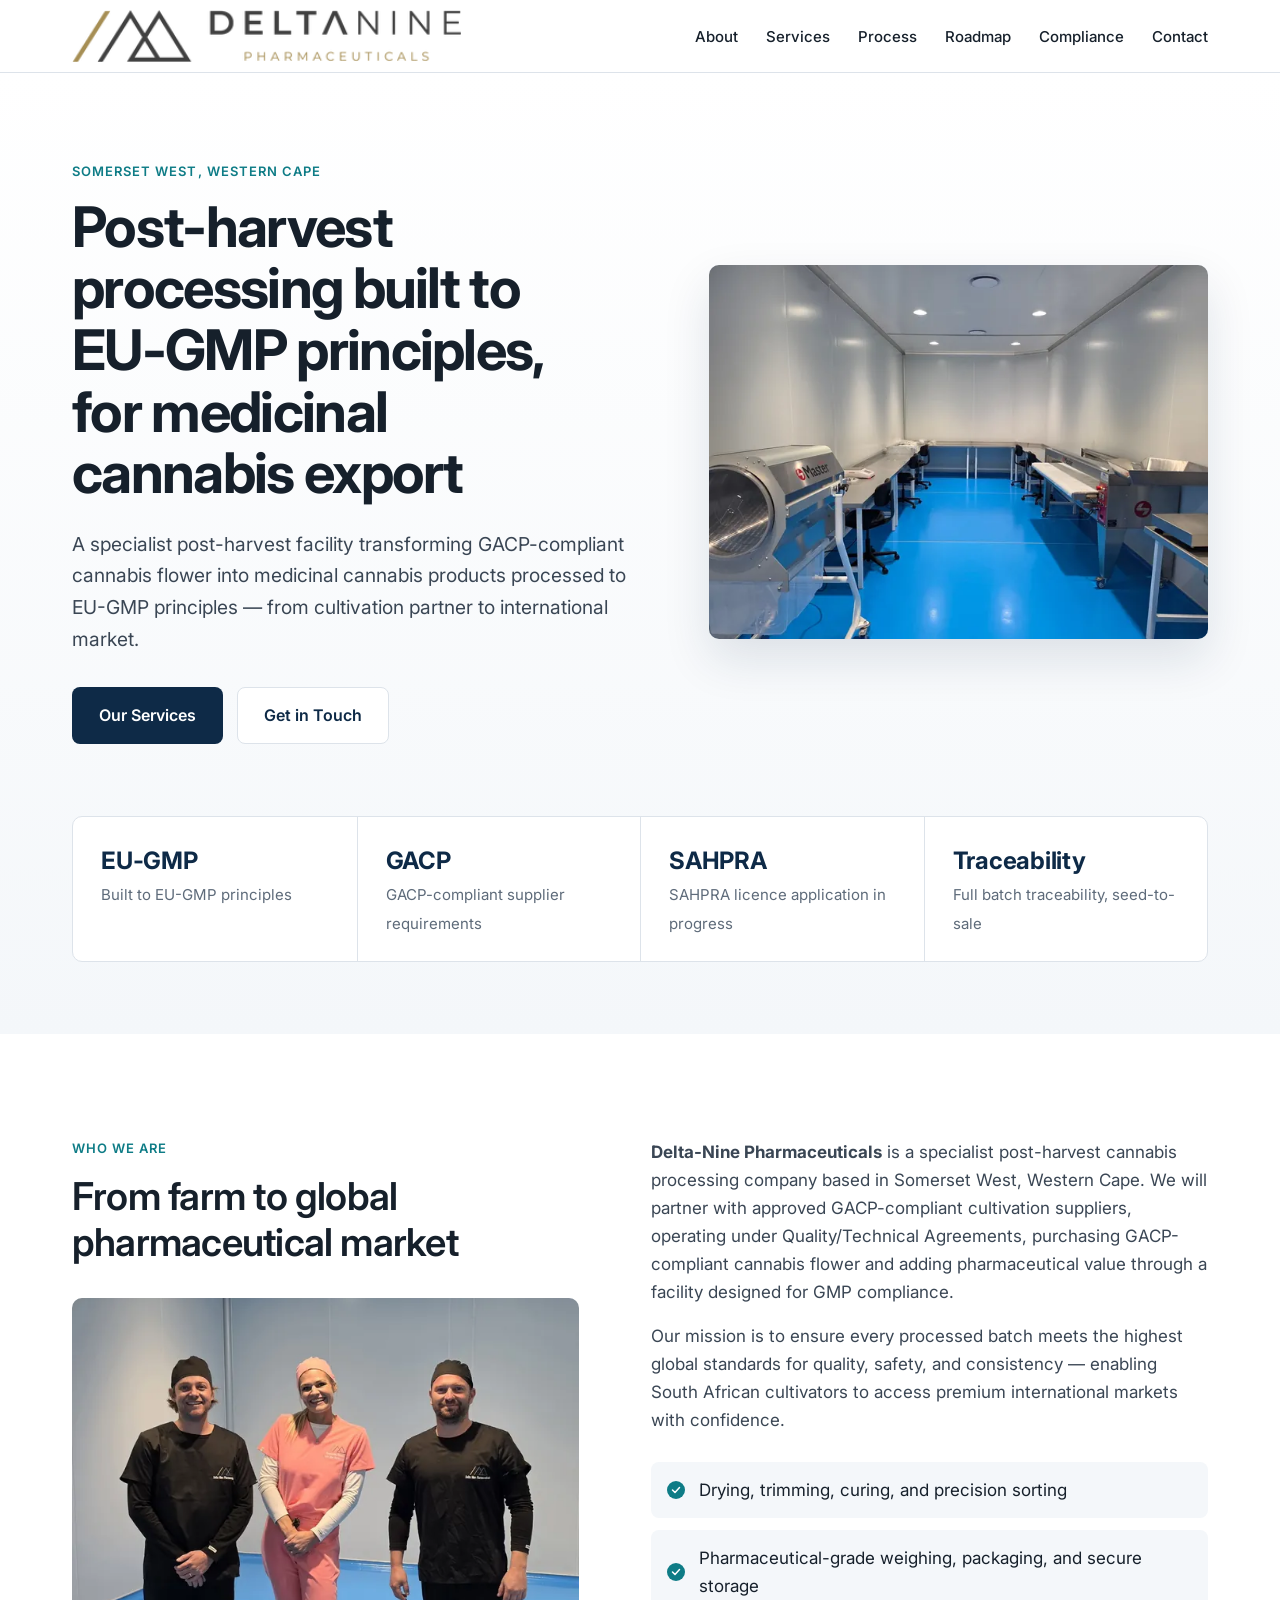
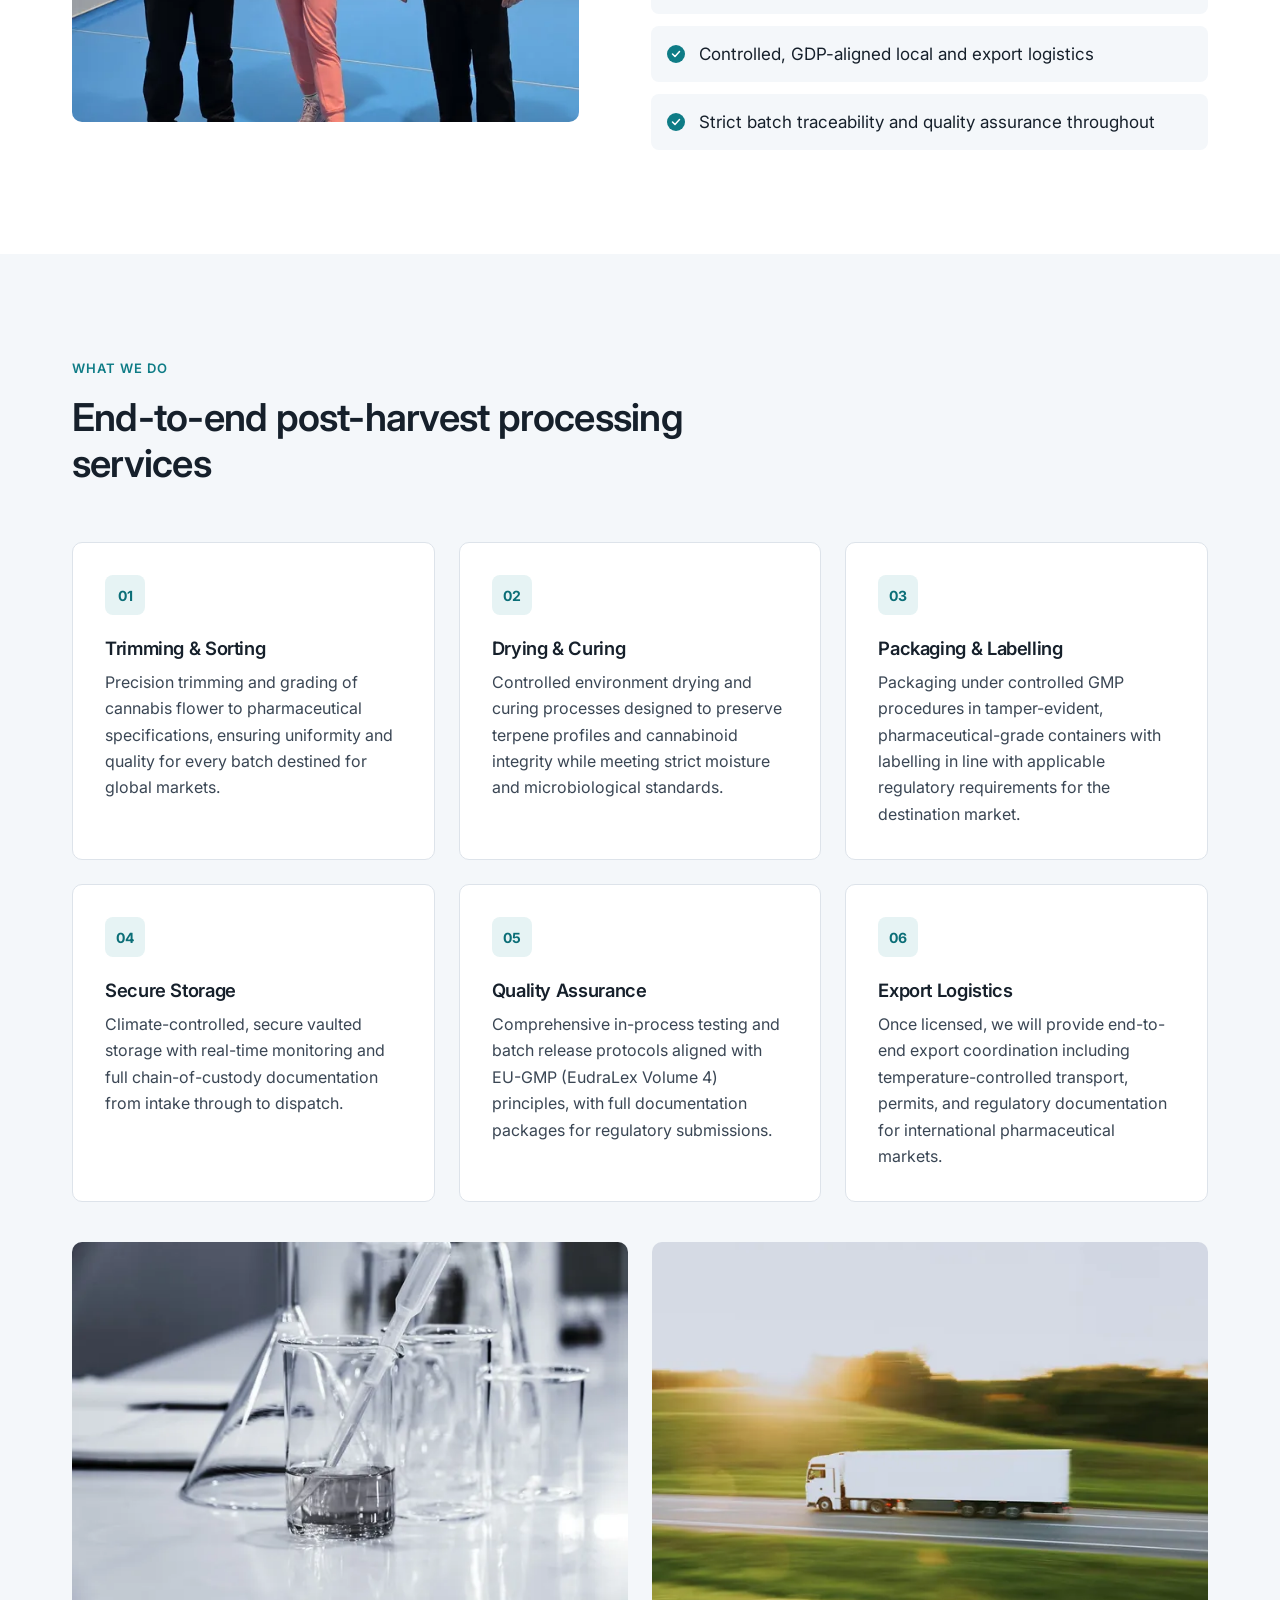
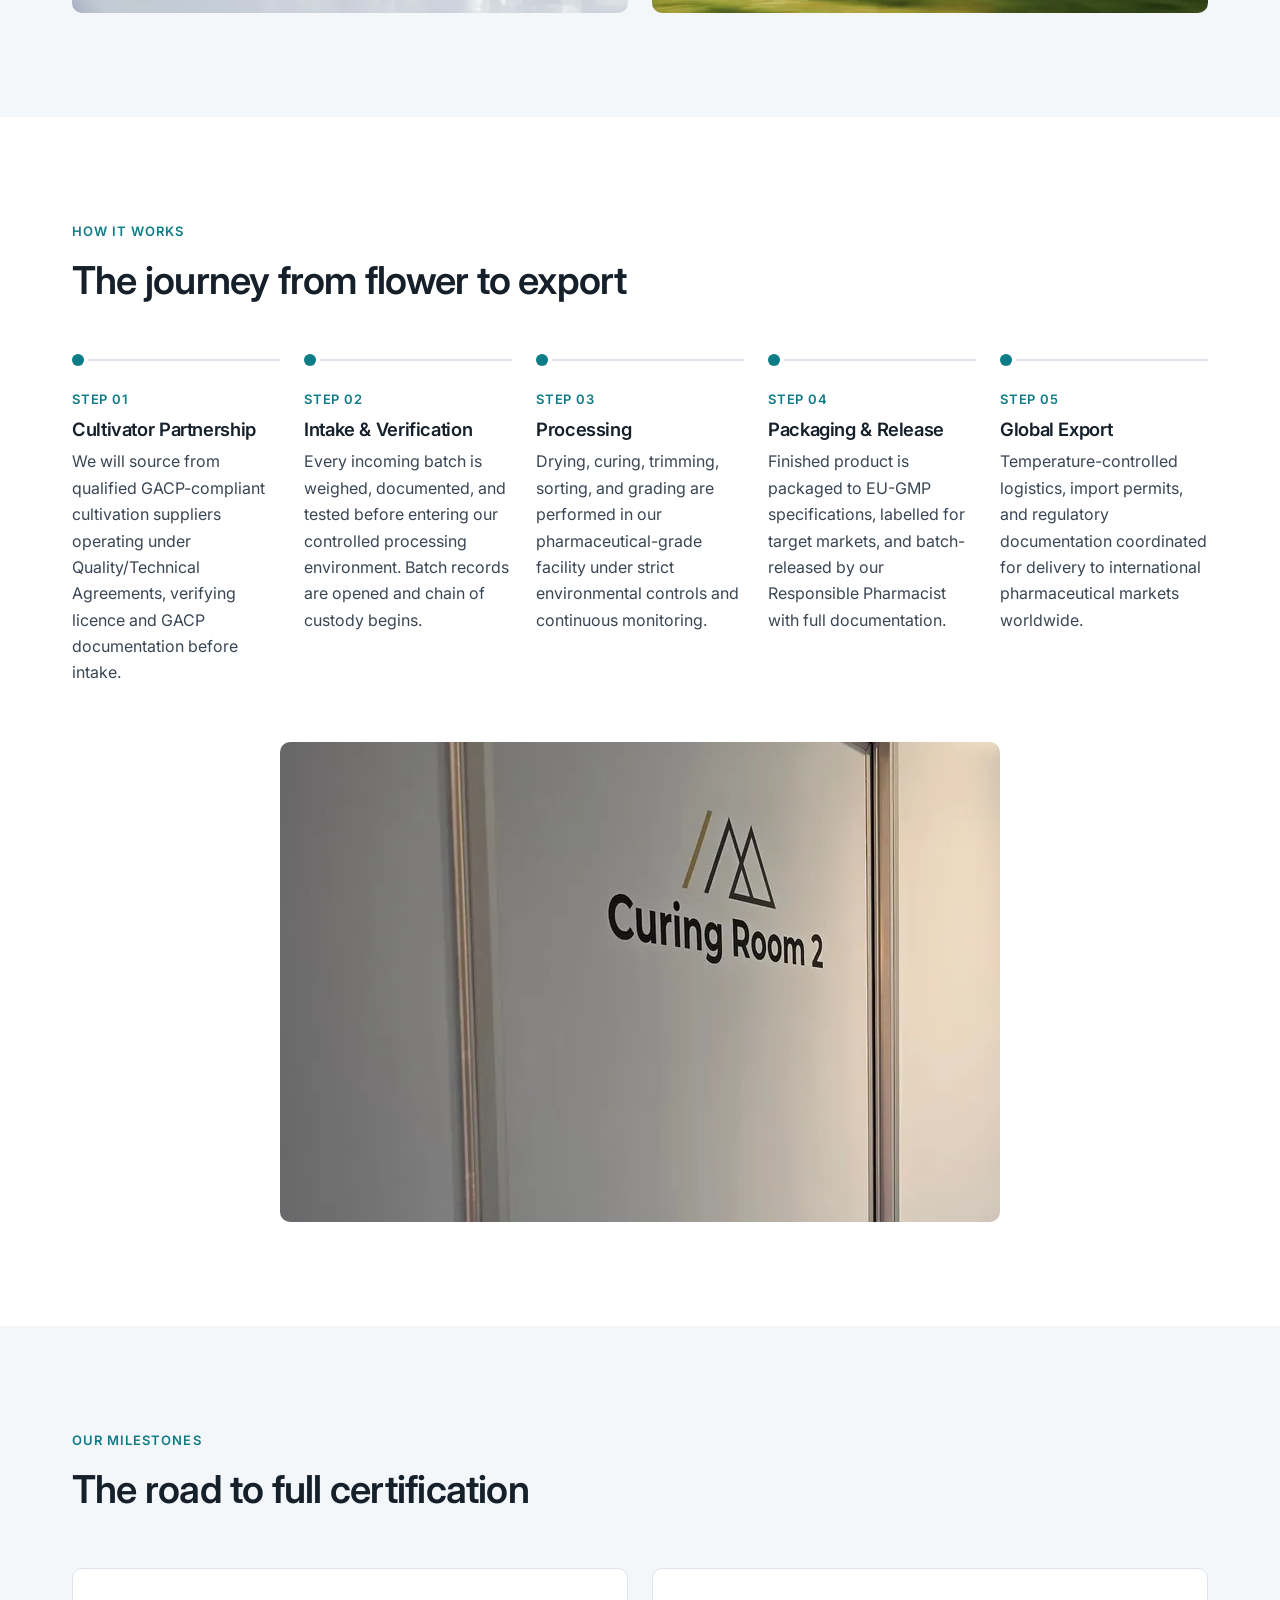
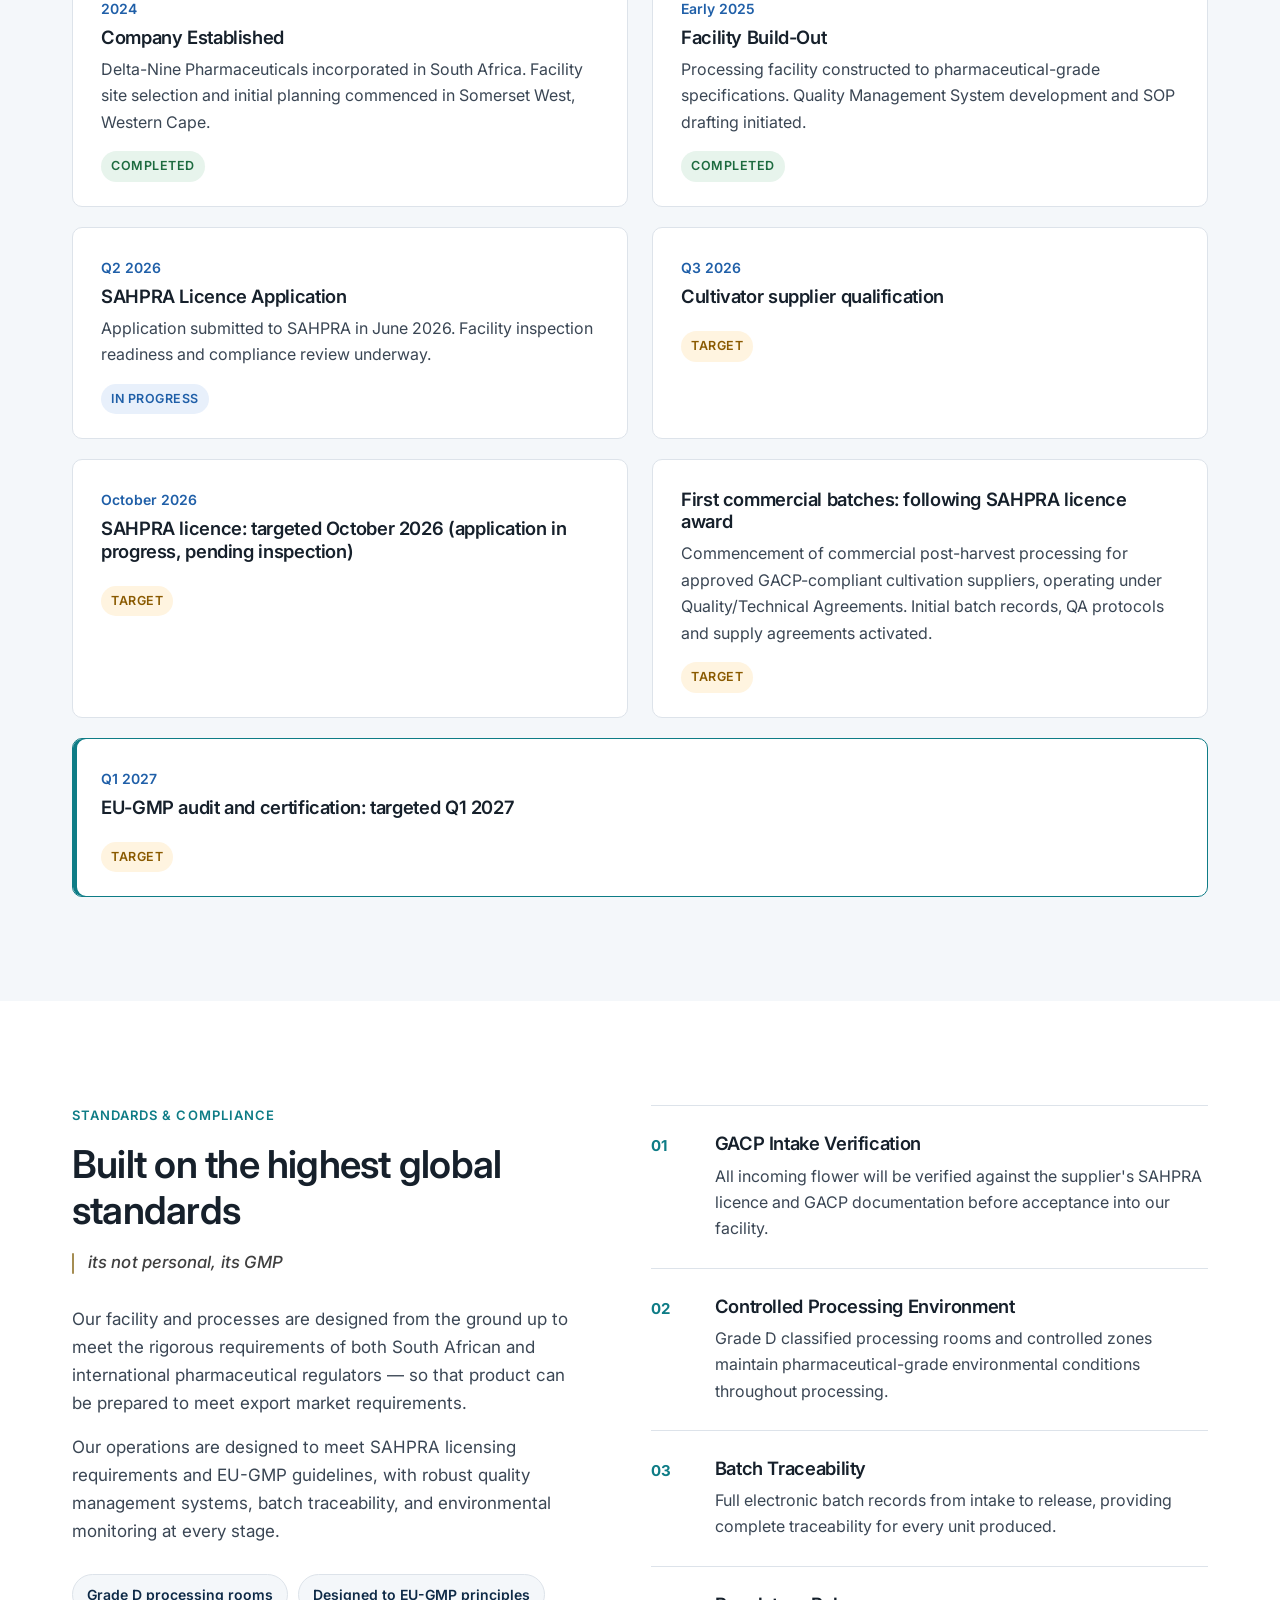
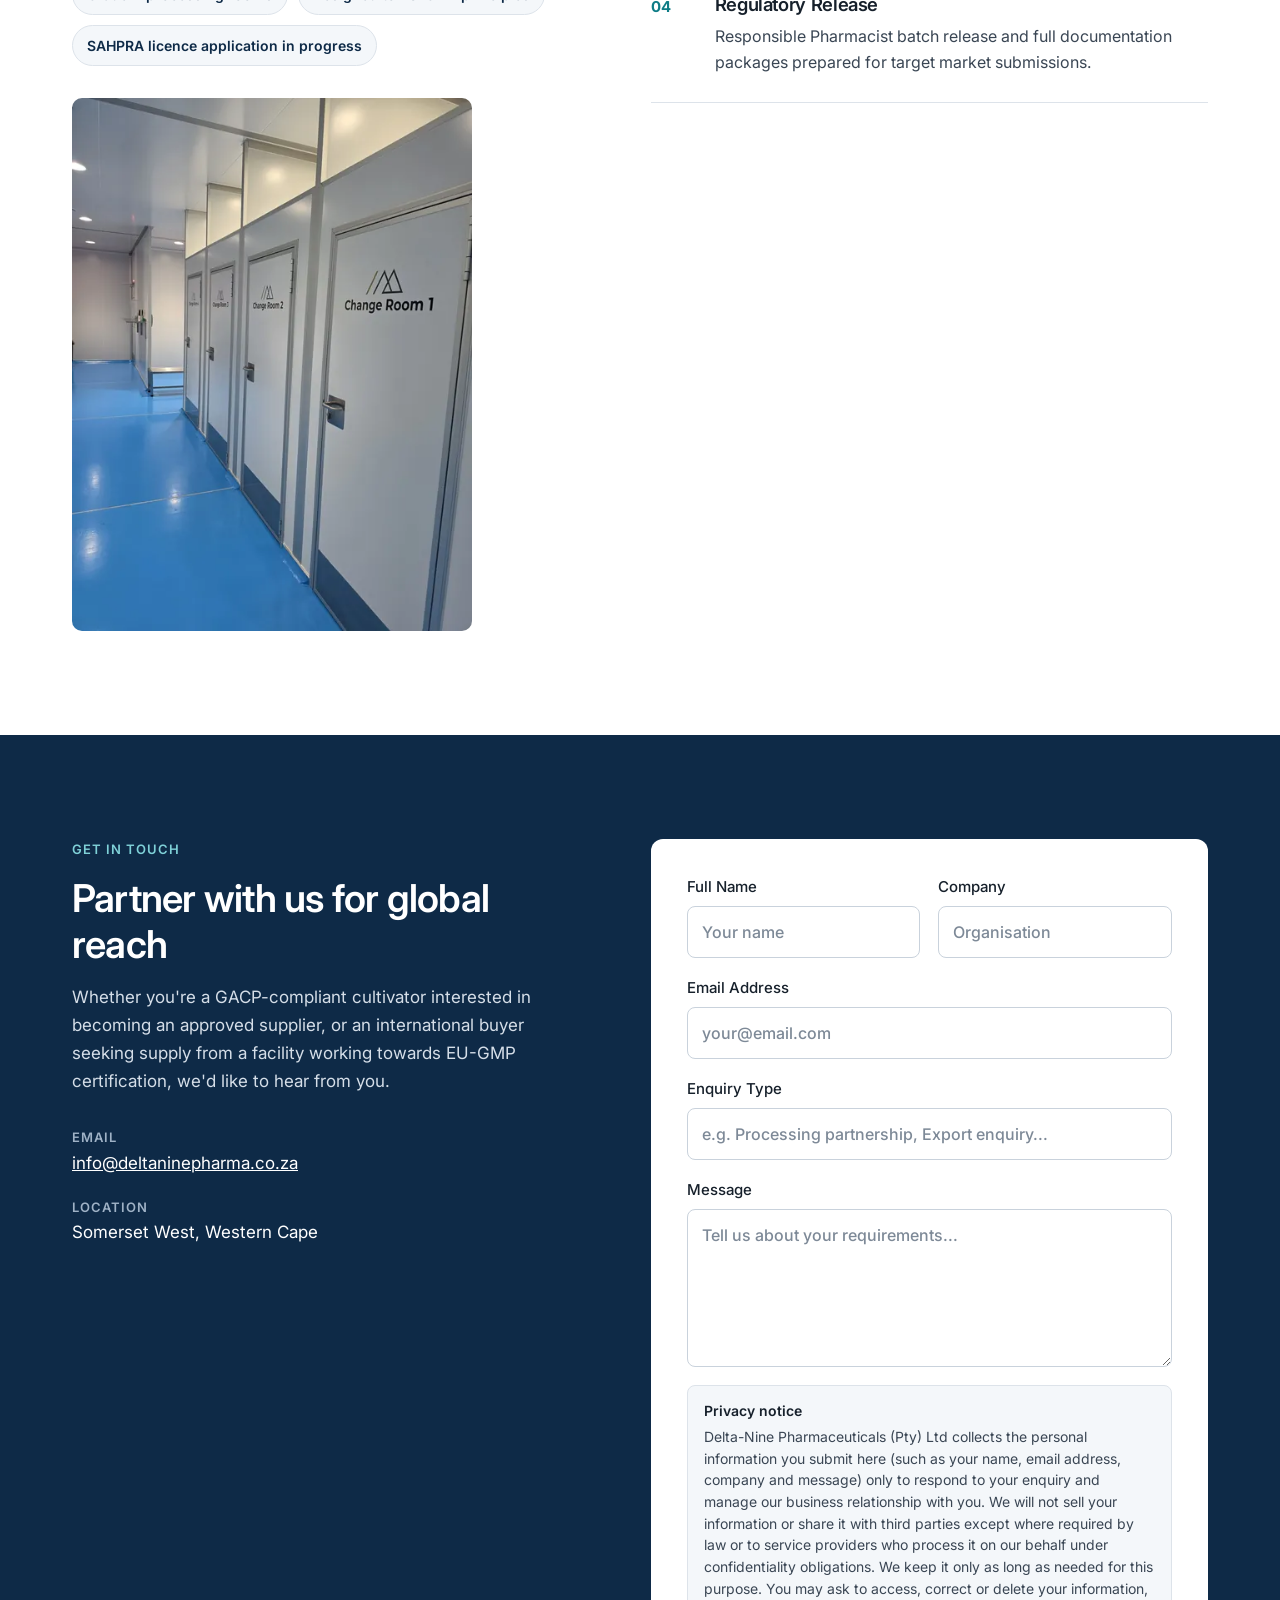
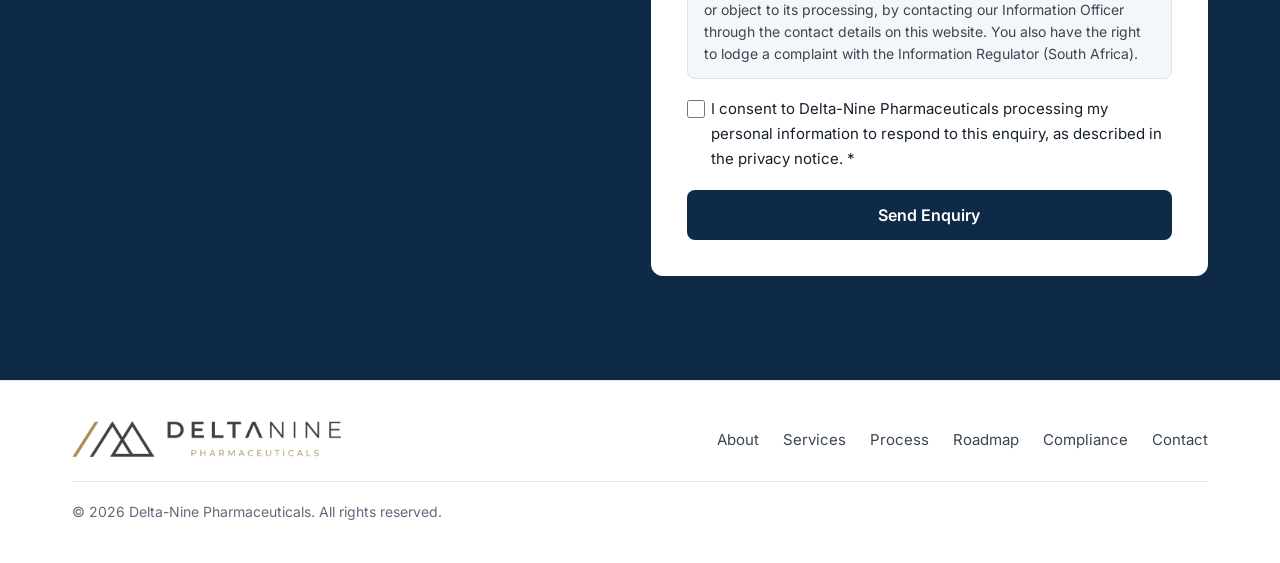
<file: index.html>
<!DOCTYPE html>
<html lang="en">
<head>
<meta charset="UTF-8">
<meta name="viewport" content="width=device-width, initial-scale=1.0">
<title>Medicinal Cannabis Post-Harvest Processing | Delta-Nine Pharmaceuticals</title>
<meta name="description" content="Delta-Nine Pharmaceuticals: medicinal cannabis post-harvest processing in Somerset West, built to EU-GMP principles. SAHPRA licence application in progress.">
<link rel="canonical" href="https://www.deltaninepharma.co.za/">
<meta name="theme-color" content="#0E2A47">
<link rel="icon" href="/favicon.ico" sizes="any">
<link rel="icon" type="image/png" sizes="32x32" href="/assets/favicon-32.png">
<link rel="apple-touch-icon" href="/assets/apple-touch-icon.png">
<meta property="og:type" content="website">
<meta property="og:site_name" content="Delta-Nine Pharmaceuticals">
<meta property="og:locale" content="en_ZA">
<meta property="og:url" content="https://www.deltaninepharma.co.za/">
<meta property="og:title" content="Medicinal Cannabis Post-Harvest Processing | Delta-Nine Pharmaceuticals">
<meta property="og:description" content="Delta-Nine Pharmaceuticals: medicinal cannabis post-harvest processing in Somerset West, built to EU-GMP principles. SAHPRA licence application in progress.">
<meta property="og:image" content="https://www.deltaninepharma.co.za/assets/og-image.png">
<meta property="og:image:width" content="1200">
<meta property="og:image:height" content="630">
<meta property="og:image:alt" content="Delta-Nine Pharmaceuticals logo">
<meta name="twitter:card" content="summary_large_image">
<meta name="twitter:title" content="Medicinal Cannabis Post-Harvest Processing | Delta-Nine Pharmaceuticals">
<meta name="twitter:description" content="Delta-Nine Pharmaceuticals: medicinal cannabis post-harvest processing in Somerset West, built to EU-GMP principles. SAHPRA licence application in progress.">
<meta name="twitter:image" content="https://www.deltaninepharma.co.za/assets/og-image.png">
<link rel="preconnect" href="https://fonts.googleapis.com">
<link rel="preconnect" href="https://fonts.gstatic.com" crossorigin>
<link rel="preload" as="style" href="https://fonts.googleapis.com/css2?family=Inter:wght@400;500;600;700&display=swap">
<link rel="stylesheet" href="https://fonts.googleapis.com/css2?family=Inter:wght@400;500;600;700&display=swap" media="print" onload="this.media='all'">
<noscript><link rel="stylesheet" href="https://fonts.googleapis.com/css2?family=Inter:wght@400;500;600;700&display=swap"></noscript>
<link rel="stylesheet" href="/styles.css?v=20260929b">
</head>
<body id="top">


<header class="site-header">
  <div class="container nav-inner">
    <a class="brand" href="#top">
      <picture>
        <source type="image/webp" srcset="/assets/logo-full.webp 1x, /assets/logo-full@2x.webp 2x, /assets/logo-full@3x.webp 3x">
        <img src="/assets/logo-full.png" srcset="/assets/logo-full.png 1x, /assets/logo-full@2x.png 2x, /assets/logo-full@3x.png 3x" alt="Delta-Nine Pharmaceuticals" width="359" height="48">
      </picture>
    </a>
    <button class="nav-toggle" aria-expanded="false" aria-controls="site-nav" aria-label="Open menu">
      <span></span><span></span><span></span>
    </button>
    <nav id="site-nav" class="site-nav" aria-label="Main">
      <ul>
        <li><a href="#about">About</a></li>
        <li><a href="#services">Services</a></li>
        <li><a href="#process">Process</a></li>
        <li><a href="#roadmap">Roadmap</a></li>
        <li><a href="#compliance">Compliance</a></li>
        <li><a href="#contact">Contact</a></li>
      </ul>
    </nav>
  </div>
</header>

<main>
<!-- HERO -->
<section class="hero">
  <div class="container hero-grid">
    <div class="hero-copy">
      <p class="eyebrow">Somerset West, Western Cape</p>
      <h1>Post-harvest processing built to EU-GMP principles, for medicinal cannabis export</h1>
      <p class="lead">A specialist post-harvest facility transforming GACP-compliant cannabis flower into medicinal cannabis products processed to EU-GMP principles — from cultivation partner to international market.</p>
      <div class="btn-row">
        <a href="#services" class="btn btn-primary">Our Services</a>
        <a href="#contact" class="btn btn-secondary">Get in Touch</a>
      </div>
    </div>
    <figure class="photo photo-hero">
        <picture>
          <source srcset="/assets/photos/processing-room-overview-640.webp 640w, /assets/photos/processing-room-overview-960.webp 960w, /assets/photos/processing-room-overview-1400.webp 1400w, /assets/photos/processing-room-overview.webp 2000w" sizes="(max-width: 960px) calc(100vw - 40px), 540px" type="image/webp">
          <img src="/assets/photos/processing-room-overview.jpg" width="2000" height="1500" alt="Processing room with stainless-steel workbenches, chairs and processing equipment" fetchpriority="high">
        </picture>
      </figure>
  </div>
  <div class="container">
    <ul class="stats">
      <li><strong>EU-GMP</strong><span>Built to EU-GMP principles</span></li>
      <li><strong>GACP</strong><span>GACP-compliant supplier requirements</span></li>
      <li><strong>SAHPRA</strong><span>SAHPRA licence application in progress</span></li>
      <li><strong>Traceability</strong><span>Full batch traceability, seed-to-sale</span></li>
    </ul>
  </div>
</section>

<!-- ABOUT -->
<section class="section" id="about">
  <div class="container two-col">
    <div>
      <p class="eyebrow">Who We Are</p>
      <h2>From farm to global pharmaceutical market</h2>
      <figure class="photo photo-about">
        <picture>
          <source srcset="/assets/photos/team-at-facility-640.webp 640w, /assets/photos/team-at-facility-960.webp 960w, /assets/photos/team-at-facility-1400.webp 1400w, /assets/photos/team-at-facility.webp 2000w" sizes="(max-width: 960px) calc(100vw - 40px), 520px" type="image/webp">
          <img src="/assets/photos/team-at-facility.jpg" width="2000" height="1676" alt="The Delta-Nine team at the facility" loading="lazy" decoding="async">
        </picture>
      </figure>
    </div>
    <div>
      <p><strong>Delta-Nine Pharmaceuticals</strong> is a specialist post-harvest cannabis processing company based in Somerset West, Western Cape. We will partner with approved GACP-compliant cultivation suppliers, operating under Quality/Technical Agreements, purchasing GACP-compliant cannabis flower and adding pharmaceutical value through a facility designed for GMP compliance.</p>
      <p>Our mission is to ensure every processed batch meets the highest global standards for quality, safety, and consistency — enabling South African cultivators to access premium international markets with confidence.</p>
      <ul class="checklist">
        <li>Drying, trimming, curing, and precision sorting</li>
        <li>Pharmaceutical-grade weighing, packaging, and secure storage</li>
        <li>Controlled, GDP-aligned local and export logistics</li>
        <li>Strict batch traceability and quality assurance throughout</li>
      </ul>
    </div>
  </div>
</section>

<!-- SERVICES -->
<section class="section section-tint" id="services">
  <div class="container">
    <div class="section-head">
      <p class="eyebrow">What We Do</p>
      <h2>End-to-end post-harvest processing services</h2>
    </div>
    <div class="cards">
      <article class="card"><span class="card-num">01</span><h3>Trimming &amp; Sorting</h3><p>Precision trimming and grading of cannabis flower to pharmaceutical specifications, ensuring uniformity and quality for every batch destined for global markets.</p></article>
      <article class="card"><span class="card-num">02</span><h3>Drying &amp; Curing</h3><p>Controlled environment drying and curing processes designed to preserve terpene profiles and cannabinoid integrity while meeting strict moisture and microbiological standards.</p></article>
      <article class="card"><span class="card-num">03</span><h3>Packaging &amp; Labelling</h3><p>Packaging under controlled GMP procedures in tamper-evident, pharmaceutical-grade containers with labelling in line with applicable regulatory requirements for the destination market.</p></article>
      <article class="card"><span class="card-num">04</span><h3>Secure Storage</h3><p>Climate-controlled, secure vaulted storage with real-time monitoring and full chain-of-custody documentation from intake through to dispatch.</p></article>
      <article class="card"><span class="card-num">05</span><h3>Quality Assurance</h3><p>Comprehensive in-process testing and batch release protocols aligned with EU-GMP (EudraLex Volume 4) principles, with full documentation packages for regulatory submissions.</p></article>
      <article class="card"><span class="card-num">06</span><h3>Export Logistics</h3><p>Once licensed, we will provide end-to-end export coordination including temperature-controlled transport, permits, and regulatory documentation for international pharmaceutical markets.</p></article>
    </div>
    <div class="photo-pair">
      <figure class="photo-stock">
        <div class="photo"><picture>
          <source srcset="/assets/photos/stock-lab-glassware-640.webp 640w, /assets/photos/stock-lab-glassware-960.webp 960w, /assets/photos/stock-lab-glassware.webp 2000w" sizes="(max-width: 640px) calc(100vw - 40px), (max-width: 960px) calc(50vw - 44px), 556px" type="image/webp">
          <img src="/assets/photos/stock-lab-glassware.jpg" width="2000" height="1333" alt="Laboratory glassware and a pipette on a white bench" loading="lazy" decoding="async">
        </picture></div>
      </figure>
      <figure class="photo-stock">
        <div class="photo"><picture>
          <source srcset="/assets/photos/stock-freight-truck-640.webp 640w, /assets/photos/stock-freight-truck-960.webp 960w, /assets/photos/stock-freight-truck.webp 2000w" sizes="(max-width: 640px) calc(100vw - 40px), (max-width: 960px) calc(50vw - 44px), 556px" type="image/webp">
          <img src="/assets/photos/stock-freight-truck.jpg" width="2000" height="1381" alt="White freight truck on a highway" loading="lazy" decoding="async">
        </picture></div>
      </figure>
    </div>
  </div>
</section>

<!-- PROCESS -->
<section class="section" id="process">
  <div class="container">
    <div class="section-head">
      <p class="eyebrow">How It Works</p>
      <h2>The journey from flower to export</h2>
    </div>
    <ol class="steps">
      <li><span class="step-label">Step 01</span><h3>Cultivator Partnership</h3><p>We will source from qualified GACP-compliant cultivation suppliers operating under Quality/Technical Agreements, verifying licence and GACP documentation before intake.</p></li>
      <li><span class="step-label">Step 02</span><h3>Intake &amp; Verification</h3><p>Every incoming batch is weighed, documented, and tested before entering our controlled processing environment. Batch records are opened and chain of custody begins.</p></li>
      <li><span class="step-label">Step 03</span><h3>Processing</h3><p>Drying, curing, trimming, sorting, and grading are performed in our pharmaceutical-grade facility under strict environmental controls and continuous monitoring.</p></li>
      <li><span class="step-label">Step 04</span><h3>Packaging &amp; Release</h3><p>Finished product is packaged to EU-GMP specifications, labelled for target markets, and batch-released by our Responsible Pharmacist with full documentation.</p></li>
      <li><span class="step-label">Step 05</span><h3>Global Export</h3><p>Temperature-controlled logistics, import permits, and regulatory documentation coordinated for delivery to international pharmaceutical markets worldwide.</p></li>
    </ol>
    <figure class="photo photo-wide">
        <picture>
          <source srcset="/assets/photos/processing-rooms-corridor-wide-720.webp 720w, /assets/photos/processing-rooms-corridor-wide.webp 1176w" sizes="(max-width: 760px) calc(100vw - 40px), 720px" type="image/webp">
          <img src="/assets/photos/processing-rooms-corridor-wide.jpg" width="1176" height="784" alt="Door to Curing Room 2" loading="lazy" decoding="async">
        </picture>
      </figure>
  </div>
</section>

<!-- ROADMAP -->
<section class="section section-tint" id="roadmap">
  <div class="container">
    <div class="section-head">
      <p class="eyebrow">Our Milestones</p>
      <h2>The road to full certification</h2>
    </div>
    <ol class="timeline">
      <li class="done"><span class="t-date">2024</span><h3>Company Established</h3><p>Delta-Nine Pharmaceuticals incorporated in South Africa. Facility site selection and initial planning commenced in Somerset West, Western Cape.</p><span class="badge badge-done">Completed</span></li>
      <li class="done"><span class="t-date">Early 2025</span><h3>Facility Build-Out</h3><p>Processing facility constructed to pharmaceutical-grade specifications. Quality Management System development and SOP drafting initiated.</p><span class="badge badge-done">Completed</span></li>
      <li class="current"><span class="t-date">Q2 2026</span><h3>SAHPRA Licence Application</h3><p>Application submitted to SAHPRA in June 2026. Facility inspection readiness and compliance review underway.</p><span class="badge badge-progress">In Progress</span></li>
      <li><span class="t-date">Q3 2026</span><h3>Cultivator supplier qualification</h3><span class="badge badge-target">Target</span></li>
      <li><span class="t-date">October 2026</span><h3>SAHPRA licence: targeted October 2026 (application in progress, pending inspection)</h3><span class="badge badge-target">Target</span></li>
      <li><h3>First commercial batches: following SAHPRA licence award</h3><p>Commencement of commercial post-harvest processing for approved GACP-compliant cultivation suppliers, operating under Quality/Technical Agreements. Initial batch records, QA protocols and supply agreements activated.</p><span class="badge badge-target">Target</span></li>
      <li class="key"><span class="t-date">Q1 2027</span><h3>EU-GMP audit and certification: targeted Q1 2027</h3><span class="badge badge-target">Target</span></li>
    </ol>
  </div>
</section>

<!-- COMPLIANCE -->
<section class="section" id="compliance">
  <div class="container two-col">
    <div>
      <p class="eyebrow">Standards &amp; Compliance</p>
      <h2>Built on the highest global standards</h2>
      <p class="slogan">its not personal, its GMP</p>
      <p>Our facility and processes are designed from the ground up to meet the rigorous requirements of both South African and international pharmaceutical regulators — so that product can be prepared to meet export market requirements.</p>
      <p>Our operations are designed to meet SAHPRA licensing requirements and EU-GMP guidelines, with robust quality management systems, batch traceability, and environmental monitoring at every stage.</p>
      <ul class="chips"><li>Grade D processing rooms</li><li>Designed to EU-GMP principles</li><li>SAHPRA licence application in progress</li></ul>
      <figure class="photo photo-compliance">
        <picture>
          <source srcset="/assets/photos/change-room-corridor-480.webp 480w, /assets/photos/change-room-corridor-800.webp 800w, /assets/photos/change-room-corridor.webp 1500w" sizes="(max-width: 640px) calc(100vw - 40px), 400px" type="image/webp">
          <img src="/assets/photos/change-room-corridor.jpg" width="1500" height="2000" alt="Corridor lined with change room doors" loading="lazy" decoding="async">
        </picture>
      </figure>
    </div>
    <div class="pillars">
      <div class="pillar"><span class="pillar-num">01</span><div><h3>GACP Intake Verification</h3><p>All incoming flower will be verified against the supplier's SAHPRA licence and GACP documentation before acceptance into our facility.</p></div></div>
      <div class="pillar"><span class="pillar-num">02</span><div><h3>Controlled Processing Environment</h3><p>Grade D classified processing rooms and controlled zones maintain pharmaceutical-grade environmental conditions throughout processing.</p></div></div>
      <div class="pillar"><span class="pillar-num">03</span><div><h3>Batch Traceability</h3><p>Full electronic batch records from intake to release, providing complete traceability for every unit produced.</p></div></div>
      <div class="pillar"><span class="pillar-num">04</span><div><h3>Regulatory Release</h3><p>Responsible Pharmacist batch release and full documentation packages prepared for target market submissions.</p></div></div>
    </div>
  </div>
</section>

<!-- CONTACT -->
<section class="section section-navy" id="contact">
  <div class="container two-col">
    <div>
      <p class="eyebrow eyebrow-light">Get in Touch</p>
      <h2>Partner with us for global reach</h2>
      <p>Whether you're a GACP-compliant cultivator interested in becoming an approved supplier, or an international buyer seeking supply from a facility working towards EU-GMP certification, we'd like to hear from you.</p>
      <dl class="contact-list">
        <div><dt>Email</dt><dd><a href="mailto:info@deltaninepharma.co.za">info@deltaninepharma.co.za</a></dd></div>
        <div><dt>Location</dt><dd>Somerset West, Western Cape</dd></div>
      </dl>
    </div>
    <form class="contact-form" action="https://formspree.io/f/xqaqyeok" method="POST" aria-label="Contact form">
      <input type="text" name="_gotcha" tabindex="-1" autocomplete="off" aria-hidden="true" style="position:absolute;left:-9999px">
      <div class="form-row">
        <label>Full Name<input type="text" name="name" autocomplete="name" placeholder="Your name" required></label>
        <label>Company<input type="text" name="company" autocomplete="organization" placeholder="Organisation"></label>
      </div>
      <label>Email Address<input type="email" name="email" autocomplete="email" placeholder="your@email.com" required></label>
      <label>Enquiry Type<input type="text" name="subject" placeholder="e.g. Processing partnership, Export enquiry..."></label>
      <label>Message<textarea name="message" rows="5" placeholder="Tell us about your requirements..." required></textarea></label>
      <div class="privacy-notice" id="privacy-notice"><p class="pn-title">Privacy notice</p><p>Delta-Nine Pharmaceuticals (Pty) Ltd collects the personal information you submit here (such as your name, email address, company and message) only to respond to your enquiry and manage our business relationship with you. We will not sell your information or share it with third parties except where required by law or to service providers who process it on our behalf under confidentiality obligations. We keep it only as long as needed for this purpose. You may ask to access, correct or delete your information, or object to its processing, by contacting our Information Officer through the contact details on this website. You also have the right to lodge a complaint with the Information Regulator (South Africa).</p></div><label class="consent"><input type="checkbox" name="popia_consent" value="yes" required> <span>I consent to Delta-Nine Pharmaceuticals processing my personal information to respond to this enquiry, as described in the privacy notice. <span class="req">*</span></span></label>
      <button type="submit" class="btn btn-primary btn-block">Send Enquiry</button>
    </form>
  </div>
</section>
</main>

<footer class="site-footer">
  <div class="container footer-inner">
    <div class="footer-id">
      <a class="footer-brand" href="#top">
        <picture>
          <source type="image/webp" srcset="/assets/logo-full.webp 1x, /assets/logo-full@2x.webp 2x, /assets/logo-full@3x.webp 3x">
          <img src="/assets/logo-full.png" srcset="/assets/logo-full.png 1x, /assets/logo-full@2x.png 2x, /assets/logo-full@3x.png 3x" alt="Delta-Nine Pharmaceuticals" width="359" height="48" loading="lazy" decoding="async">
        </picture>
      </a>
    </div>
    <ul class="footer-links">
      <li><a href="#about">About</a></li>
      <li><a href="#services">Services</a></li>
      <li><a href="#process">Process</a></li>
      <li><a href="#roadmap">Roadmap</a></li>
      <li><a href="#compliance">Compliance</a></li>
      <li><a href="#contact">Contact</a></li>
    </ul>
    <div class="footer-legal"><p class="footer-copy">&copy; 2026 Delta-Nine Pharmaceuticals. All rights reserved.</p></div>
  </div>
</footer>

<script>
const t=document.querySelector('.nav-toggle'),n=document.getElementById('site-nav');
t.addEventListener('click',()=>{const o=n.classList.toggle('open');t.setAttribute('aria-expanded',o);t.setAttribute('aria-label',o?'Close menu':'Open menu');});
n.querySelectorAll('a').forEach(a=>a.addEventListener('click',()=>{n.classList.remove('open');t.setAttribute('aria-expanded','false');}));
</script>
</body>
</html>
</file>
<file: styles.css>
:root{
  --navy:#0E2A47; --blue:#1F5FA8; --teal:#0E7C86; --teal-soft:#E6F3F4;
  --ink:#16202B; --text:#3A4654; --muted:#5E6B7A; --line:#DDE3EA;
  --bg:#FFFFFF; --tint:#F4F7FA; --tint-2:#EAF0F6;
  --radius:10px; --maxw:1200px;
}
*,*::before,*::after{box-sizing:border-box;margin:0;padding:0}
html{scroll-behavior:smooth;scroll-padding-top:80px}
body{font-family:'Inter',system-ui,-apple-system,'Segoe UI',sans-serif;font-size:17px;line-height:1.65;color:var(--text);background:var(--bg);overflow-x:hidden;-webkit-font-smoothing:antialiased}
img{max-width:100%;display:block}
a{color:var(--blue)}
.container{max-width:var(--maxw);margin:0 auto;padding:0 32px}
h1,h2,h3{color:var(--ink);font-weight:600;letter-spacing:-0.02em;line-height:1.2}
h1{font-size:clamp(2.1rem,4.4vw,3.5rem);font-weight:700;letter-spacing:-0.03em;line-height:1.1}
h2{font-size:clamp(1.75rem,3vw,2.4rem);margin-bottom:1rem}
h3{font-size:1.15rem;margin-bottom:.5rem}
p+p{margin-top:1rem}
.eyebrow{font-size:.8125rem;font-weight:600;letter-spacing:.08em;text-transform:uppercase;color:var(--teal);margin-bottom:.9rem}
.eyebrow-light{color:#7FD1D8}

/* NAV */
.site-header{position:sticky;top:0;z-index:50;background:rgba(255,255,255,.96);backdrop-filter:blur(8px);border-bottom:1px solid var(--line)}
.nav-inner{display:flex;align-items:center;justify-content:space-between;height:72px}
.brand,.footer-brand{display:flex;align-items:center;flex:none;text-decoration:none;line-height:0}
.brand picture,.footer-brand picture{display:block}
.brand img{height:52px;width:auto;max-width:none}
.footer-brand img{height:36px;width:auto;max-width:none}
.site-nav ul{display:flex;align-items:center;gap:28px;list-style:none}
.site-nav a{font-size:15px;font-weight:500;color:var(--ink);text-decoration:none}
.site-nav a:hover{color:var(--blue)}
.site-nav a.nav-cta{padding:9px 16px;border:1.5px solid var(--navy);border-radius:8px;color:var(--navy)}
.site-nav a.nav-cta:hover{background:var(--navy);color:#fff}
.nav-toggle{display:none;width:44px;height:44px;border:1px solid var(--line);border-radius:8px;background:#fff;cursor:pointer;flex-direction:column;justify-content:center;align-items:center;gap:5px}
.nav-toggle span{display:block;width:20px;height:2px;background:var(--navy);border-radius:2px;transition:.2s}
.nav-toggle[aria-expanded="true"] span:nth-child(1){transform:translateY(7px) rotate(45deg)}
.nav-toggle[aria-expanded="true"] span:nth-child(2){opacity:0}
.nav-toggle[aria-expanded="true"] span:nth-child(3){transform:translateY(-7px) rotate(-45deg)}

/* BUTTONS */
.btn{display:inline-flex;align-items:center;justify-content:center;padding:14px 26px;border-radius:8px;font-weight:600;font-size:16px;text-decoration:none;border:1.5px solid transparent;cursor:pointer;font-family:inherit;transition:.15s}
.btn-primary{background:var(--navy);color:#fff}
.btn-primary:hover{background:var(--blue)}
.btn-secondary{border-color:var(--line);color:var(--navy);background:#fff}
.btn-secondary:hover{border-color:var(--navy)}
.btn-block{width:100%}
.btn-row{display:flex;gap:14px;flex-wrap:wrap;margin-top:2rem}

/* HERO */
.hero{padding:88px 0 72px;background:linear-gradient(180deg,#fff 0%,var(--tint) 100%)}
.hero-grid{display:grid;grid-template-columns:1.15fr 1fr;gap:64px;align-items:center}
.hero h1{max-width:15ch}
.lead{font-size:1.2rem;color:var(--text);margin-top:1.5rem;max-width:34em}
.placeholder{border:1.5px dashed #B7C3D0;border-radius:var(--radius);background:repeating-linear-gradient(135deg,#F1F4F8 0 14px,#EBEFF4 14px 28px);display:flex;flex-direction:column;align-items:center;justify-content:center;gap:12px;color:var(--muted);text-align:center;padding:24px}
.placeholder svg{width:40px;height:40px;fill:none;stroke:#8A98A8;stroke-width:1.5;stroke-linecap:round;stroke-linejoin:round}
.placeholder figcaption{font-size:15px;font-weight:500}
.placeholder-hero{aspect-ratio:4/3.4}
.placeholder-wide{aspect-ratio:21/7;margin-top:56px}
.stats{list-style:none;display:grid;grid-template-columns:repeat(4,1fr);margin-top:72px;background:#fff;border:1px solid var(--line);border-radius:var(--radius)}
.stats li{padding:24px 28px;border-left:1px solid var(--line)}
.stats li:first-child{border-left:0}
.stats strong{display:block;font-size:1.5rem;font-weight:700;color:var(--navy);letter-spacing:-.01em}
.stats span{font-size:15px;color:var(--muted)}

/* SECTIONS */
.section{padding:104px 0}
.section-tint{background:var(--tint)}
.section-head{max-width:720px;margin-bottom:56px}
.two-col{display:grid;grid-template-columns:1fr 1.1fr;gap:72px;align-items:start}
.checklist{list-style:none;margin-top:1.75rem;display:grid;gap:12px}
.checklist li{position:relative;padding:14px 16px 14px 48px;background:var(--tint);border-radius:8px;color:var(--ink)}
.checklist li::before{content:"";position:absolute;left:16px;top:50%;width:18px;height:18px;margin-top:-9px;border-radius:50%;background:var(--teal) url("data:image/svg+xml,%3Csvg xmlns='http://www.w3.org/2000/svg' viewBox='0 0 24 24' fill='none' stroke='white' stroke-width='3' stroke-linecap='round' stroke-linejoin='round'%3E%3Cpath d='M5 12l5 5 9-10'/%3E%3C/svg%3E") center/12px no-repeat}

/* CARDS */
.cards{display:grid;grid-template-columns:repeat(3,1fr);gap:24px}
.card{background:#fff;border:1px solid var(--line);border-radius:var(--radius);padding:32px;transition:.2s}
.card:hover{border-color:#B7C3D0;box-shadow:0 8px 24px rgba(14,42,71,.06)}
.card-num{display:inline-flex;align-items:center;justify-content:center;width:40px;height:40px;border-radius:8px;background:var(--teal-soft);color:#0B6E77;font-weight:700;font-size:14px;margin-bottom:20px}
.card p{font-size:16px;color:var(--text)}

/* STEPS */
.steps{list-style:none;display:grid;grid-template-columns:repeat(5,1fr);gap:24px;position:relative}
.steps li{position:relative;padding-top:28px;border-top:2px solid var(--line)}
.steps li::before{content:"";position:absolute;top:-7px;left:0;width:12px;height:12px;border-radius:50%;background:var(--teal);box-shadow:0 0 0 4px #fff}
.step-label{display:block;font-size:13px;font-weight:600;letter-spacing:.06em;text-transform:uppercase;color:var(--teal);margin-bottom:8px}
.steps p{font-size:16px}

/* TIMELINE */
.timeline{list-style:none;display:grid;grid-template-columns:repeat(2,1fr);gap:20px 24px}
.timeline li{background:#fff;border:1px solid var(--line);border-radius:var(--radius);padding:28px 28px 24px;display:flex;flex-direction:column}
.timeline li.key{border-color:var(--teal);box-shadow:inset 4px 0 0 var(--teal)}
.timeline li:last-child{grid-column:1/-1}
.t-date{font-size:14px;font-weight:600;color:var(--blue);margin-bottom:6px}
.timeline p{font-size:16px;flex:1}
.badge{align-self:flex-start;margin-top:16px;font-size:12.5px;font-weight:600;letter-spacing:.04em;text-transform:uppercase;padding:5px 10px;border-radius:999px;background:var(--tint-2);color:var(--muted)}
.badge-done{background:#E7F4EC;color:#1D6B3F}
.badge-progress{background:#E8F0FB;color:var(--blue)}
.badge-key{background:var(--teal-soft);color:var(--teal)}

/* COMPLIANCE */
.chips{list-style:none;display:flex;flex-wrap:wrap;gap:10px;margin-top:1.75rem}
.chips li{padding:8px 14px;border:1px solid var(--line);border-radius:999px;font-size:14px;font-weight:600;color:var(--navy);background:var(--tint)}
.pillars{display:grid;gap:0;border-top:1px solid var(--line)}
.pillar{display:grid;grid-template-columns:56px 1fr;gap:8px;padding:26px 0;border-bottom:1px solid var(--line)}
.pillar-num{font-size:15px;font-weight:700;color:var(--teal);padding-top:2px}
.pillar p{font-size:16px}

/* CONTACT */
.section-navy{background:var(--navy);color:#D5DEE8}
.section-navy h2{color:#fff}
.contact-list{margin-top:2rem;display:grid;gap:20px}
.contact-list dt{font-size:13px;font-weight:600;letter-spacing:.08em;text-transform:uppercase;color:#9FB2C6}
.contact-list dd{color:#fff;font-size:17px}
.contact-list a{color:#fff}
.contact-form{background:#fff;border-radius:12px;padding:36px;display:grid;gap:18px;color:var(--ink)}
.contact-form label{display:grid;gap:6px;font-size:15px;font-weight:500;color:var(--ink)}
.contact-form input,.contact-form textarea{font:inherit;font-size:16px;padding:12px 14px;border:1px solid #C9D2DC;border-radius:8px;color:var(--ink);background:#fff;width:100%}
.contact-form input:focus,.contact-form textarea:focus{outline:2px solid var(--blue);outline-offset:1px;border-color:var(--blue)}
.contact-form ::placeholder{color:#7D8997}
.form-row{display:grid;grid-template-columns:1fr 1fr;gap:18px}
.consent-placeholder{border:1.5px dashed #B7C3D0;border-radius:8px;padding:12px 14px;font-size:14px;color:var(--muted);background:var(--tint)}

/* FOOTER */
.site-footer{background:#fff;border-top:1px solid var(--line);padding:40px 0}
.footer-inner{display:flex;align-items:center;justify-content:space-between;gap:24px;flex-wrap:wrap}
.footer-links{list-style:none;display:flex;flex-wrap:wrap;gap:8px 24px}
.footer-links a{font-size:15px;color:var(--text);text-decoration:none}
.footer-links a:hover{color:var(--blue)}
.footer-copy{font-size:14px;color:var(--muted)}

/* RESPONSIVE */
@media (max-width:1100px){
  .steps{grid-template-columns:repeat(3,1fr);row-gap:40px}
}
@media (max-width:960px){
  .nav-toggle{display:flex}
  .site-nav{position:absolute;top:72px;left:0;right:0;background:#fff;border-bottom:1px solid var(--line);box-shadow:0 12px 24px rgba(14,42,71,.08);display:none}
  .site-nav.open{display:block}
  .site-nav ul{flex-direction:column;align-items:stretch;gap:0;padding:8px 24px 20px}
  .site-nav li a{display:block;padding:14px 0;border-bottom:1px solid var(--line);font-size:17px}
  .site-nav a.nav-cta{margin-top:14px;text-align:center;border-bottom:1.5px solid var(--navy)}
  .hero-grid,.two-col{grid-template-columns:1fr;gap:40px}
  .cards{grid-template-columns:repeat(2,1fr)}
}
@media (max-width:640px){
  body{font-size:16.5px}
  .container{padding:0 20px}
  .hero{padding:48px 0 56px}
  .hero h1{max-width:none}
  .lead{font-size:1.1rem}
  .btn-row .btn{flex:1 1 100%}
  .stats{grid-template-columns:1fr 1fr;margin-top:48px}
  .stats li{padding:18px 20px;border-left:0;border-top:1px solid var(--line)}
  .stats li:nth-child(even){border-left:1px solid var(--line)}
  .stats li:nth-child(-n+2){border-top:0}
  .section{padding:72px 0}
  .section-head{margin-bottom:36px}
  .cards,.steps,.timeline{grid-template-columns:1fr}
  .steps{row-gap:32px}
  .card{padding:26px}
  .placeholder-wide{aspect-ratio:4/3;margin-top:40px}
  .form-row{grid-template-columns:1fr}
  .contact-form{padding:24px}
  .brand img{height:40px}
  .footer-brand img{height:32px}
  .footer-inner{flex-direction:column;align-items:flex-start}
}

/* refinements */
.placeholder-about{aspect-ratio:4/3;margin-top:2rem}
.card h3{margin-bottom:.6rem}
.card-num{margin-bottom:22px}
@media (max-width:640px){
  .placeholder-about{display:none}
  .placeholder-hero{aspect-ratio:16/10}
  .timeline{gap:0;padding-left:22px;border-left:2px solid var(--line);margin-left:6px}
  .timeline li{background:none;border:0;border-radius:0;padding:0 0 32px 0;position:relative}
  .timeline li::before{content:"";position:absolute;left:-30px;top:6px;width:14px;height:14px;border-radius:50%;background:#fff;border:2px solid #B7C3D0}
  .timeline li.done::before{background:#1D6B3F;border-color:#1D6B3F}
  .timeline li.current::before{background:var(--blue);border-color:var(--blue)}
  .timeline li.key{box-shadow:none}
  .timeline li.key::before{background:var(--teal);border-color:var(--teal)}
  .timeline li:last-child{padding-bottom:0}
  .badge{margin-top:10px}
  .card{padding:24px}
  .card-num{margin-bottom:16px}
}
.badge-target{background:#FFF4E0;color:#8A5A00}
.timeline li:last-child{grid-column:auto}
.timeline li:last-child:nth-child(odd){grid-column:1/-1}
.privacy-notice{border:1px solid var(--line);border-radius:8px;background:var(--tint);padding:14px 16px;font-size:14px;line-height:1.55;color:var(--text)}
.privacy-notice .pn-title{font-weight:600;color:var(--ink);font-size:14px;margin-bottom:4px}
.privacy-notice p+p{margin-top:0}
mark.ph{background:#FFE8B3;color:#6B4700;padding:0 3px;border-radius:3px;font-weight:600}
.consent{display:flex!important;flex-direction:row;gap:10px;align-items:flex-start;font-size:15px;font-weight:400!important;color:var(--ink)}
.consent input{width:18px!important;height:18px;flex:none;margin-top:3px;padding:0;accent-color:var(--navy)}
.footer-legal{flex-basis:100%;display:flex;flex-wrap:wrap;justify-content:space-between;gap:6px 24px;border-top:1px solid var(--line);padding-top:18px}
.footer-legal p+p{margin-top:0}

/* photos */
.photo{margin:0;border-radius:var(--radius);overflow:hidden;background:var(--tint-2)}
.photo picture,.photo img{display:block;width:100%;height:100%}
.photo img{object-fit:cover}
.photo-hero{aspect-ratio:4/3;box-shadow:0 20px 48px rgba(14,42,71,.12)}
.photo-about{aspect-ratio:2000/1676;margin-top:2rem}
.photo-about img{object-position:50% 30%}
.photo-wide{aspect-ratio:3/2;margin:56px auto 0;max-width:720px}
.photo-compliance{aspect-ratio:3/4;margin-top:2rem;max-width:400px}
.photo-pair{display:grid;grid-template-columns:1fr 1fr;gap:24px;margin-top:40px}
.photo-stock{margin:0}
.photo-stock .photo{aspect-ratio:3/2}
.photo-stock figcaption{margin-top:.5rem;font-size:.75rem;color:var(--muted,#5b6b7d)}
@media (max-width:640px){
  .photo-hero{aspect-ratio:4/3}
  .photo-about{margin-top:1.5rem}
  .photo-wide{margin-top:40px}
  .photo-compliance{aspect-ratio:4/3;max-width:none}
  .photo-compliance img{object-position:50% 45%}
  .photo-pair{grid-template-columns:1fr;gap:20px}
}

/* 404 */
.notfound{padding:120px 0 136px;background:linear-gradient(180deg,#fff 0%,var(--tint) 100%)}
.notfound-inner{max-width:640px}
.notfound h1{margin-bottom:1rem}
.notfound .lead{margin-top:0}
@media (max-width:640px){.notfound{padding:72px 0 88px}}

/* slogan */
.slogan{position:relative;margin:.25rem 0 1.75rem;padding-left:16px;font-size:1.05rem;font-style:italic;font-weight:500;letter-spacing:.005em;color:#3F3F3F}
.slogan::before{content:"";position:absolute;left:0;top:.2em;bottom:.2em;width:2px;border-radius:2px;background:#A58D52}
.footer-id{display:flex;flex-direction:column;gap:10px}
.footer-slogan{font-size:13.5px;font-style:italic;font-weight:500;color:var(--muted)}
</file>
